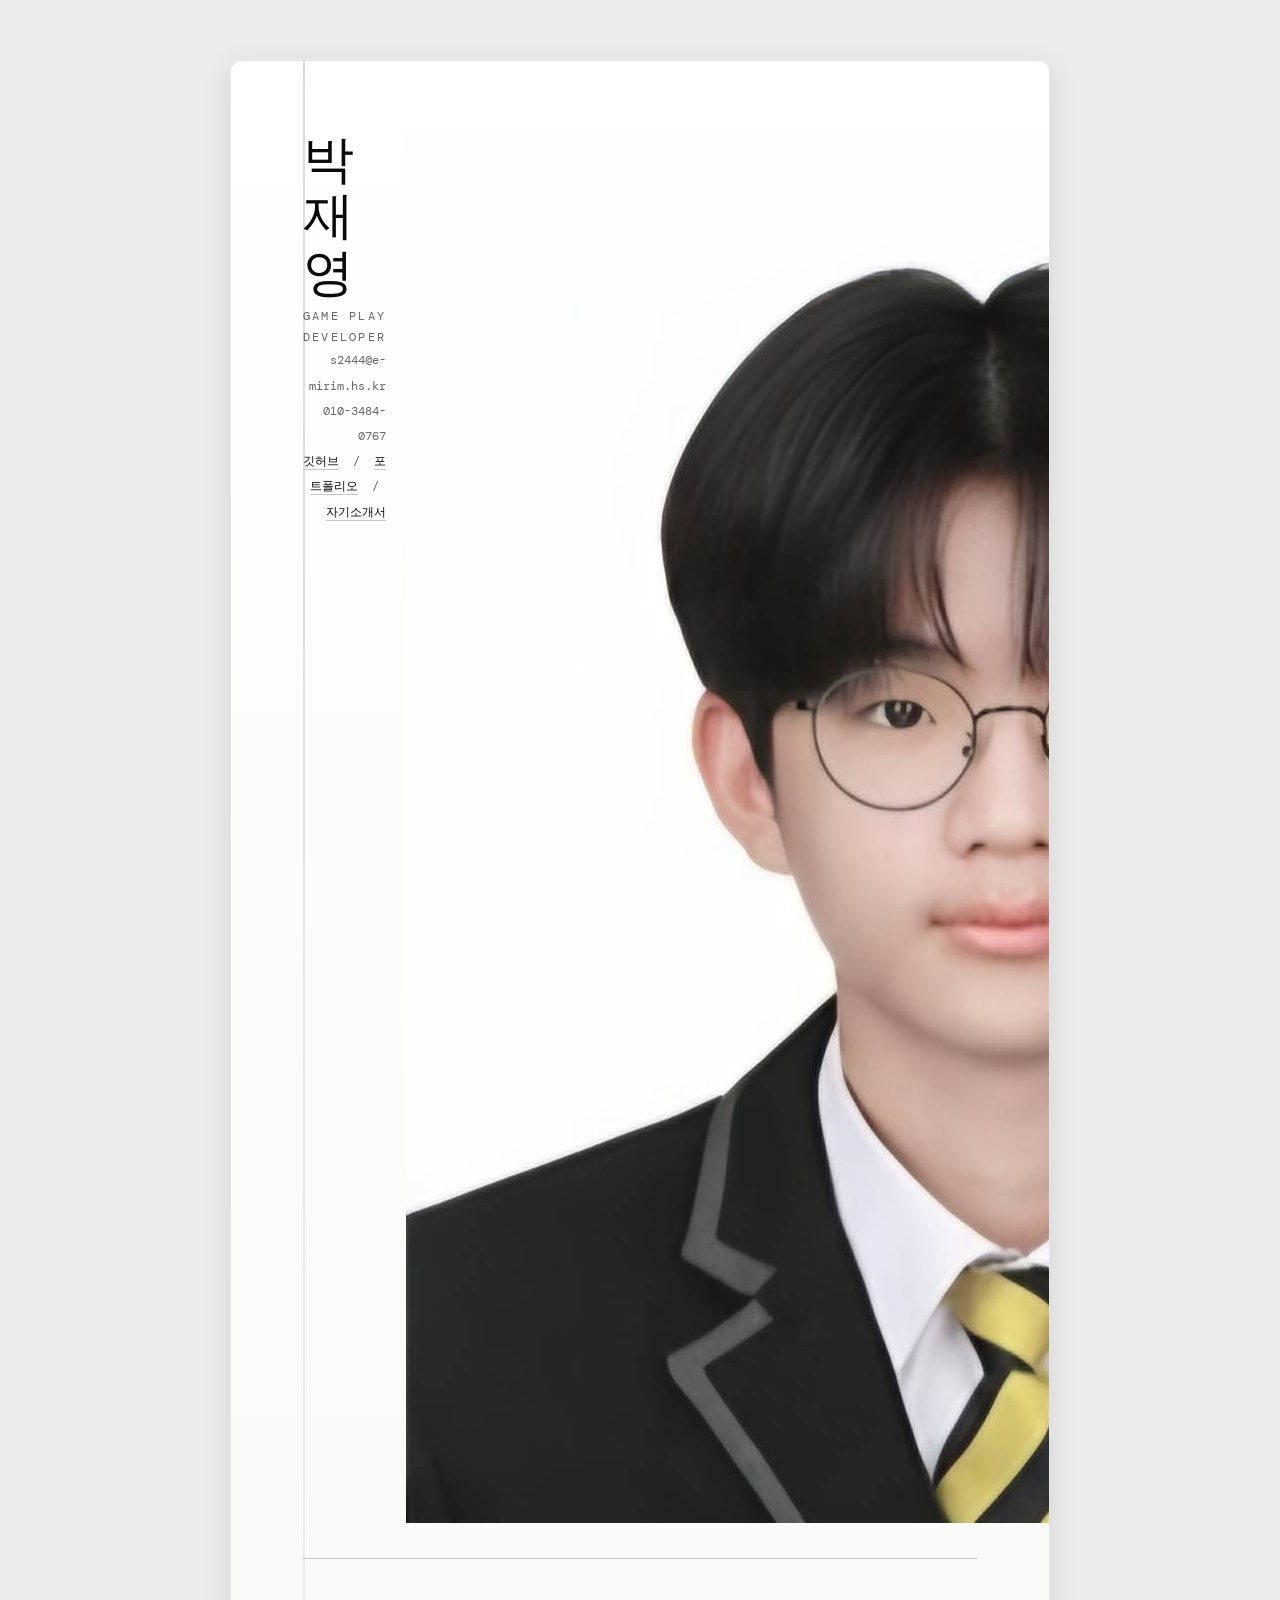
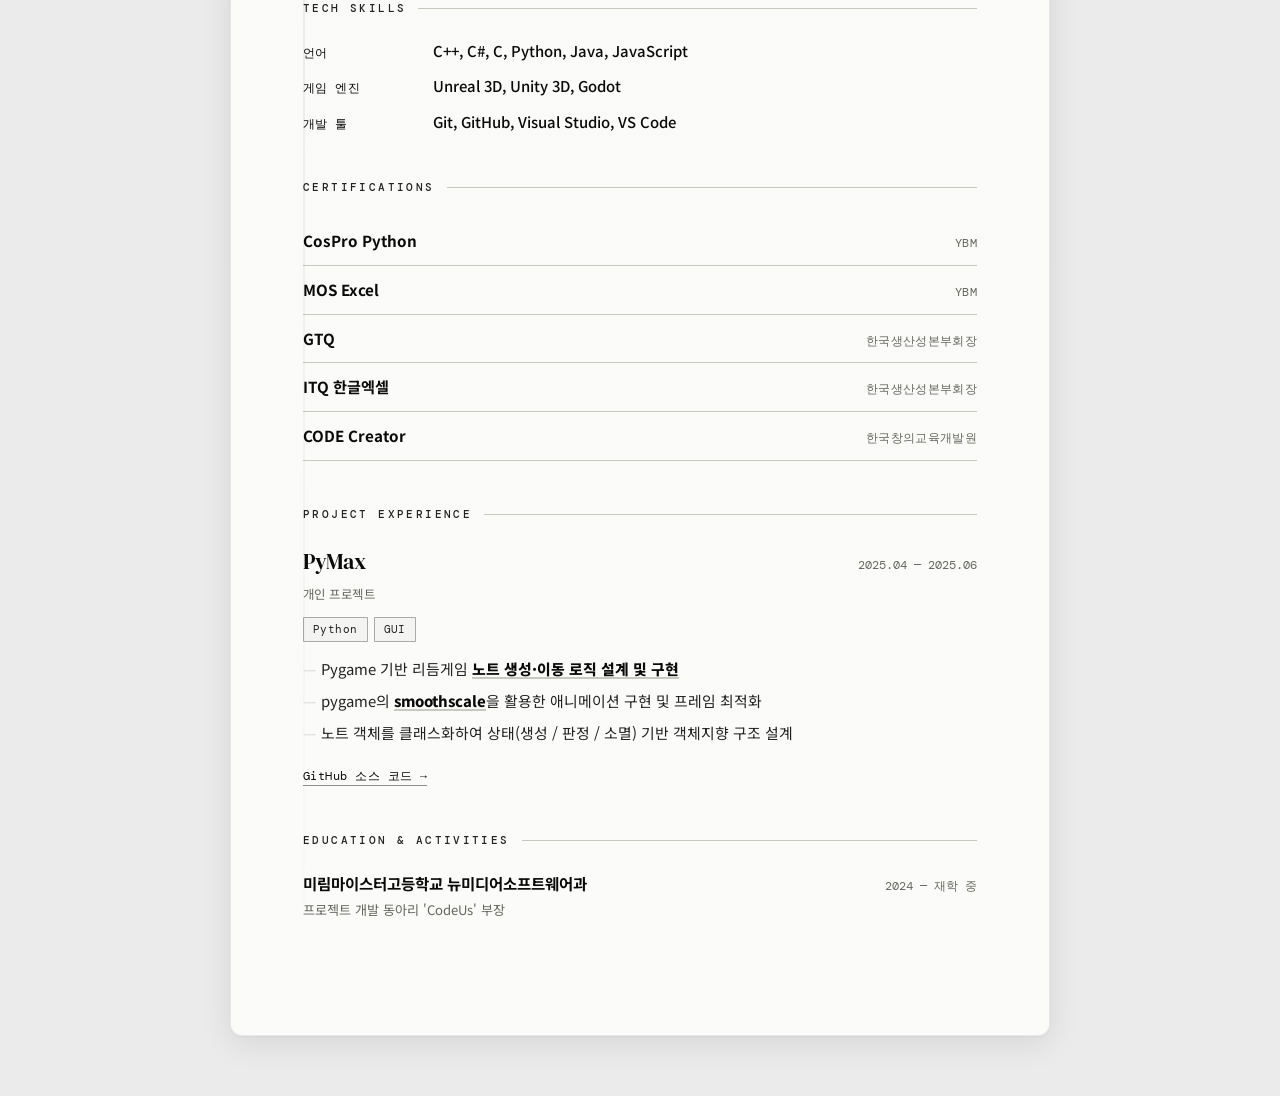
<file: index.html>
<!DOCTYPE html>
<html lang="ko">

<head>
    <meta charset="UTF-8">
    <meta name="viewport" content="width=device-width, initial-scale=1.0">
    <title>게임 플레이 개발자 지원서 - 박재영</title>
    <link rel="stylesheet" href="index.css">
</head>

<body>

    <div class="container">

        <header>
            <div class="header-left">
                <h1>박재영</h1>
                <div class="job-title">Game Play Developer</div>
                <div class="contact-info">
                    s2444@e-mirim.hs.kr<br>
                    010-3484-0767<br>
                    <a href="https://github.com/jay-p08" target="_blank">깃허브</a> &nbsp;/&nbsp;
                    <a href="Portfolio/portfolio.html" target="_blank">포트폴리오</a> &nbsp;/&nbsp;
                    <a href="Introduction/introduction.html" target="_blank">자기소개서</a>
                </div>
            </div>
            <div class="header-photo">
                <img src="photo.jpg" alt="증명사진">
            </div>
        </header>

        <!-- Tech Skills -->
        <section>
            <h2>Tech Skills</h2>
            <div class="skills-container">
                <div class="skill-row">
                    <div class="skill-title">언어</div>
                    <div class="skill-list">C++, C#, C, Python, Java, JavaScript</div>
                </div>
                <div class="skill-row">
                    <div class="skill-title">게임 엔진</div>
                    <div class="skill-list">Unreal 3D, Unity 3D, Godot</div>
                </div>
                <div class="skill-row">
                    <div class="skill-title">개발 툴</div>
                    <div class="skill-list">Git, GitHub, Visual Studio, VS Code</div>
                </div>
            </div>
        </section>

        <!-- Certifications -->
        <section>
            <h2>Certifications</h2>
            <div class="cert-item">
                <span class="cert-name">CosPro Python</span>
                <span class="cert-details">YBM</span>
            </div>
            <div class="cert-item">
                <span class="cert-name">MOS Excel</span>
                <span class="cert-details">YBM</span>
            </div>
            <div class="cert-item">
                <span class="cert-name">GTQ</span>
                <span class="cert-details">한국생산성본부회장</span>
            </div>
            <div class="cert-item">
                <span class="cert-name">ITQ 한글엑셀</span>
                <span class="cert-details">한국생산성본부회장</span>
            </div>
            <div class="cert-item">
                <span class="cert-name">CODE Creator</span>
                <span class="cert-details">한국창의교육개발원</span>
            </div>
        </section>

        <!-- Project Experience -->
        <section>
            <h2>Project Experience</h2>

            <div class="project">
                <div class="project-header">
                    <div class="project-title">PyMax</div>
                    <div class="project-date">2025.04 — 2025.06</div>
                </div>
                <div class="project-sub">개인 프로젝트</div>
                <div class="project-tags">
                    <span class="tag">Python</span>
                    <span class="tag">GUI</span>
                </div>
                <ul class="project-bullets">
                    <li>Pygame 기반 리듬게임 <span class="highlight">노트 생성·이동 로직 설계 및 구현</span></li>
                    <li>pygame의 <span class="highlight">smoothscale</span>을 활용한 애니메이션 구현 및 프레임 최적화</li>
                    <li>노트 객체를 클래스화하여 상태(생성 / 판정 / 소멸) 기반 객체지향 구조 설계</li>
                </ul>
                <div class="project-links">
                    <a href="https://github.com/jay-p08/PyMax" target="_blank">GitHub 소스 코드 →</a>
                </div>
            </div>
        </section>

        <!-- Education & Activities -->
        <section>
            <h2>Education &amp; Activities</h2>
            <div class="education-item">
                <div>
                    <div class="edu-title">미림마이스터고등학교 뉴미디어소프트웨어과</div>
                    <div class="edu-meta">프로젝트 개발 동아리 'CodeUs' 부장</div>
                </div>
                <div class="edu-date">2024 — 재학 중</div>
            </div>
        </section>

    </div>

</body>

</html>
</file>
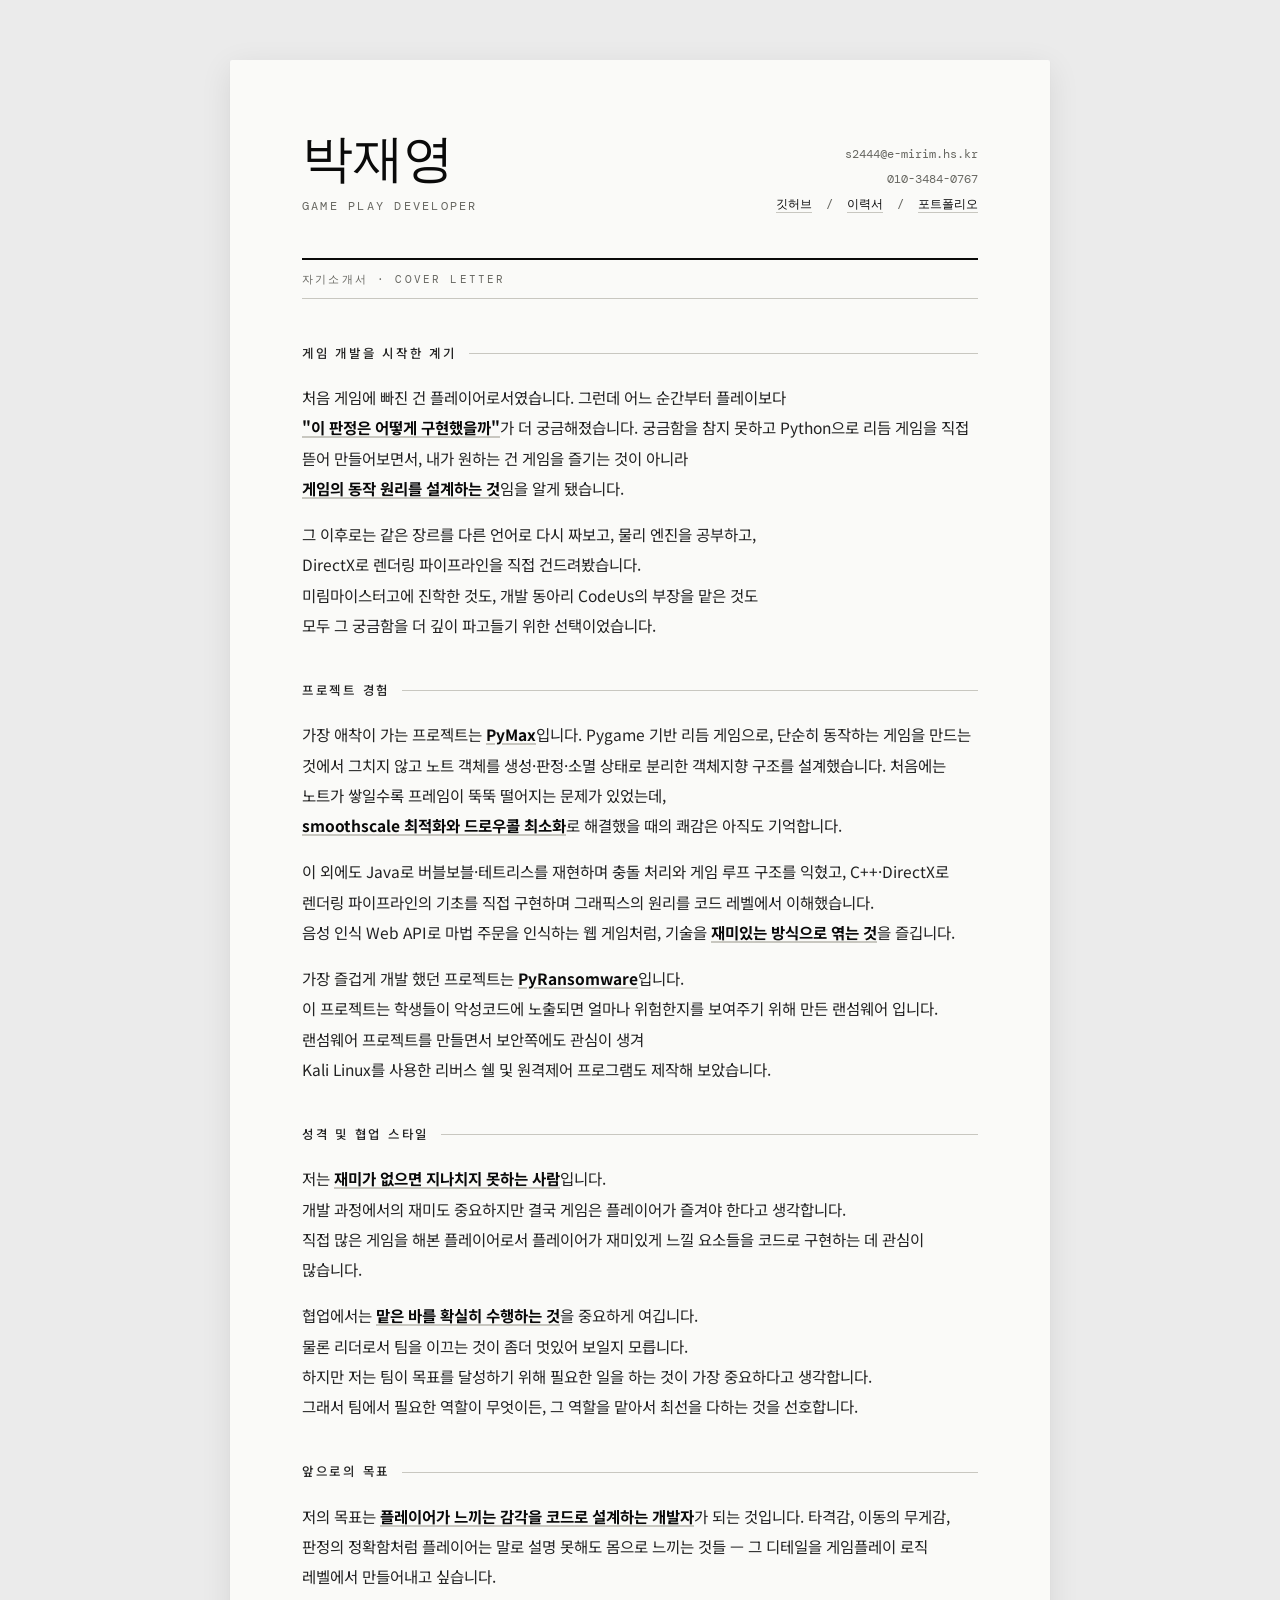
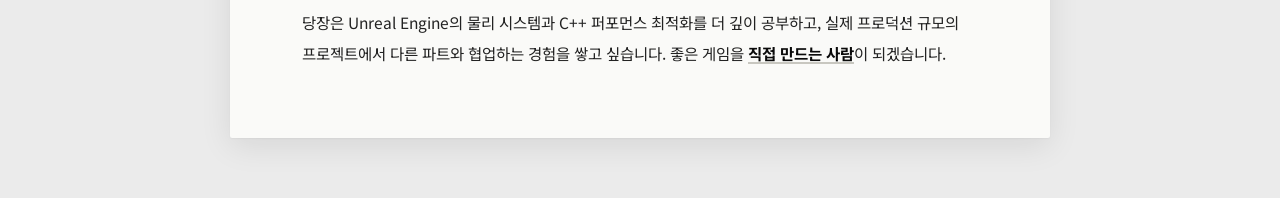
<file: Introduction/introduction.html>
<!DOCTYPE html>
<html lang="ko">

<head>
    <meta charset="UTF-8">
    <meta name="viewport" content="width=device-width, initial-scale=1.0">
    <title>자기소개서 - 박재영</title>
    <link rel="stylesheet" href="introduction.css">
</head>

<body>
    <div class="container">

        <header>
            <h1>박재영</h1>
            <div class="job-title">Game Play Developer</div>
            <div class="contact-info">
                s2444@e-mirim.hs.kr<br>
                010-3484-0767<br>
                <a href="https://github.com/jay-p08" target="_blank">깃허브</a> &nbsp;/&nbsp;
                <a href="../index.html" target="_blank">이력서</a> &nbsp;/&nbsp;
                <a href="../Portfolio/portfolio.html" target="_blank">포트폴리오</a>
            </div>
        </header>

        <div class="doc-label">자기소개서 · Cover Letter</div>

        <!-- 1. 게임 개발을 시작한 계기 -->
        <section>
            <h2>게임 개발을 시작한 계기</h2>
            <div class="letter-body">
                <p>
                    처음 게임에 빠진 건 플레이어로서였습니다. 그런데 어느 순간부터 플레이보다<br>
                    <span class="em">"이 판정은 어떻게 구현했을까"</span>가 더 궁금해졌습니다.
                    궁금함을 참지 못하고 Python으로 리듬 게임을 직접 뜯어 만들어보면서,
                    내가 원하는 건 게임을 즐기는 것이 아니라<br>
                    <span class="em">게임의 동작 원리를 설계하는 것</span>임을 알게 됐습니다.
                </p>
                <p>
                    그 이후로는 같은 장르를 다른 언어로 다시 짜보고, 물리 엔진을 공부하고,<br>
                    DirectX로 렌더링 파이프라인을 직접 건드려봤습니다.<br>
                    미림마이스터고에 진학한 것도, 개발 동아리 CodeUs의 부장을 맡은 것도<br>
                    모두 그 궁금함을 더 깊이 파고들기 위한 선택이었습니다.
                </p>
            </div>
        </section>

        <!-- 2. 프로젝트 경험 -->
        <section>
            <h2>프로젝트 경험</h2>
            <div class="letter-body">
                <p>
                    가장 애착이 가는 프로젝트는 <span class="em">PyMax</span>입니다.
                    Pygame 기반 리듬 게임으로, 단순히 동작하는 게임을 만드는 것에서 그치지 않고
                    노트 객체를 생성·판정·소멸 상태로 분리한 객체지향 구조를 설계했습니다.
                    처음에는 노트가 쌓일수록 프레임이 뚝뚝 떨어지는 문제가 있었는데, <br>
                    <span class="em">smoothscale 최적화와 드로우콜 최소화</span>로 해결했을 때의 쾌감은 아직도 기억합니다.
                </p>
                <p>
                    이 외에도 Java로 버블보블·테트리스를 재현하며 충돌 처리와 게임 루프 구조를 익혔고,
                    C++·DirectX로 렌더링 파이프라인의 기초를 직접 구현하며
                    그래픽스의 원리를 코드 레벨에서 이해했습니다.<br>
                    음성 인식 Web API로 마법 주문을 인식하는 웹 게임처럼,
                    기술을 <span class="em">재미있는 방식으로 엮는 것</span>을 즐깁니다.
                </p>
                <p>
                    가장 즐겁게 개발 했던 프로젝트는 <span class="em">PyRansomware</span>입니다.<br>
                    이 프로젝트는 학생들이 악성코드에 노출되면 얼마나 위험한지를 보여주기 위해 만든 랜섬웨어 입니다.<br>
                    랜섬웨어 프로젝트를 만들면서 보안쪽에도 관심이 생겨 <br>
                    Kali Linux를 사용한 리버스 쉘 및 원격제어 프로그램도 제작해 보았습니다.
                </p>
            </div>
        </section>

        <!-- 3. 성격·협업 스타일 -->
        <section>
            <h2>성격 및 협업 스타일</h2>
            <div class="letter-body">
                <p>
                    저는 <span class="em">재미가 없으면 지나치지 못하는 사람</span>입니다.<br>
                    개발 과정에서의 재미도 중요하지만 결국 게임은 플레이어가 즐겨야 한다고 생각합니다. <br>
                    직접 많은 게임을 해본 플레이어로서 플레이어가 재미있게 느낄 요소들을 코드로 구현하는 데 관심이 많습니다.<br>
                </p>
                <p>
                    협업에서는 <span class="em">맡은 바를 확실히 수행하는 것</span>을 중요하게 여깁니다. <br>
                    물론 리더로서 팀을 이끄는 것이 좀더 멋있어 보일지 모릅니다. <br>
                    하지만 저는 팀이 목표를 달성하기 위해 필요한 일을 하는 것이 가장 중요하다고 생각합니다.<br>
                    그래서 팀에서 필요한 역할이 무엇이든, 그 역할을 맡아서 최선을 다하는 것을 선호합니다. <br>
                </p>
            </div>
        </section>

        <!-- 4. 앞으로의 목표·비전 -->
        <section>
            <h2>앞으로의 목표</h2>
            <div class="letter-body">
                <p>
                    저의 목표는 <span class="em">플레이어가 느끼는 감각을 코드로 설계하는 개발자</span>가 되는 것입니다.
                    타격감, 이동의 무게감, 판정의 정확함처럼
                    플레이어는 말로 설명 못해도 몸으로 느끼는 것들 —
                    그 디테일을 게임플레이 로직 레벨에서 만들어내고 싶습니다.
                </p>
                <p>
                    당장은 Unreal Engine의 물리 시스템과 C++ 퍼포먼스 최적화를 더 깊이 공부하고,
                    실제 프로덕션 규모의 프로젝트에서 다른 파트와 협업하는 경험을 쌓고 싶습니다.
                    좋은 게임을 <span class="em">직접 만드는 사람</span>이 되겠습니다.
                </p>
            </div>
        </section>

    </div>
</body>

</html>
</file>
<file: index.css>
@import url('https://fonts.googleapis.com/css2?family=DM+Serif+Display&family=DM+Mono:wght@300;400;500&family=Noto+Sans+KR:wght@300;400;500;700&display=swap');

:root {
    --bg: #ebebeb;
    --paper: #fafaf8;
    --ink: #0a0a0a;
    --ink-mid: #222222;
    --ink-light: #666660;
    --rule: #c8c7c0;
    --accent: #0a0a0a;
    --rule-soft: rgba(10, 10, 10, 0.08);
}

* {
    box-sizing: border-box;
    margin: 0;
    padding: 0;
}

body {
    background-color: var(--bg);
    color: var(--ink);
    font-family: 'Noto Sans KR', sans-serif;
    font-weight: 400;
    line-height: 1.7;
    padding: 60px 20px;
}

.container {
    max-width: 820px;
    margin: 0 auto;
    background: linear-gradient(180deg, #ffffff 0%, var(--paper) 55%, #fbfbf9 100%);
    padding: 70px 72px;
    border-radius: 12px;
    box-shadow:
        0 1px 2px rgba(0,0,0,0.04),
        0 8px 32px rgba(0,0,0,0.09);
    position: relative;
    overflow: hidden;
    border: 1px solid var(--rule-soft);
}

.container::before {
    content: '';
    position: absolute;
    top: 0;
    bottom: 0;
    left: 72px;
    width: 2px;
    background: linear-gradient(to bottom, rgba(0, 0, 0, 0.14), rgba(0, 0, 0, 0));
    pointer-events: none;
}



/* ── HEADER ── */
header {
    margin-bottom: 40px;
    display: grid;
    grid-template-columns: 1fr auto;
    gap: 4px 20px;
    align-items: start;
    padding-bottom: 28px;
    border-bottom: 1px solid var(--rule);
}

h1 {
    font-family: 'DM Serif Display', serif;
    font-size: 3.2rem;
    font-weight: 400;
    letter-spacing: -0.5px;
    line-height: 1.1;
    color: var(--ink);
    grid-column: 1;
    grid-row: 1;
}

.job-title {
    font-family: 'DM Mono', monospace;
    font-size: 0.78rem;
    font-weight: 400;
    letter-spacing: 0.18em;
    text-transform: uppercase;
    color: var(--ink-light);
    grid-column: 1;
    grid-row: 2;
    margin-top: 6px;
}

.contact-info {
    grid-column: 2;
    grid-row: 1 / 3;
    text-align: right;
    font-family: 'DM Mono', monospace;
    font-size: 0.75rem;
    color: var(--ink-light);
    line-height: 2.1;
    align-self: end;
}

.contact-info a {
    color: var(--ink);
    text-decoration: none;
    border-bottom: 1px solid var(--rule);
    transition: border-color 0.2s;
}

.contact-info a:hover {
    border-color: var(--ink);
}

/* ── SECTIONS ── */
section {
    margin-bottom: 44px;
}

h2 {
    font-family: 'DM Mono', monospace;
    font-size: 0.68rem;
    font-weight: 500;
    letter-spacing: 0.22em;
    text-transform: uppercase;
    color: var(--ink-mid);
    margin-bottom: 20px;
    display: flex;
    align-items: center;
    gap: 12px;
}

h2::after {
    content: '';
    flex: 1;
    height: 1px;
    background: var(--rule);
}

/* ── SKILLS ── */
.skills-container {
    display: flex;
    flex-direction: column;
    gap: 10px;
}

.skill-row {
    display: flex;
    align-items: baseline;
    gap: 0;
}

.skill-title {
    font-family: 'DM Mono', monospace;
    font-size: 0.72rem;
    font-weight: 500;
    color: var(--ink);
    width: 130px;
    flex-shrink: 0;
    letter-spacing: 0.04em;
}

.skill-list {
    font-size: 0.93rem;
    color: var(--ink);
    font-weight: 500;
}

/* ── CERTIFICATIONS ── */
.cert-item {
    display: flex;
    justify-content: space-between;
    align-items: baseline;
    padding: 11px 0;
    border-bottom: 1px solid var(--rule);
}

.cert-item:first-child {
    border-top: 1px solid var(--rule);
}

.cert-name {
    font-size: 0.95rem;
    font-weight: 700;
    color: var(--ink);
}

.cert-details {
    font-family: 'DM Mono', monospace;
    font-size: 0.72rem;
    color: var(--ink-light);
    letter-spacing: 0.03em;
}

/* ── PROJECTS ── */
.project {
    margin-bottom: 32px;
    padding-bottom: 32px;
    border-bottom: 1px solid var(--rule);
}

.project:last-child {
    border-bottom: none;
    margin-bottom: 0;
    padding-bottom: 0;
}

.project-header {
    display: flex;
    justify-content: space-between;
    align-items: baseline;
    margin-bottom: 4px;
}

.project-title {
    font-family: 'DM Serif Display', serif;
    font-size: 1.35rem;
    font-weight: 400;
    color: var(--ink);
}

.project-date {
    font-family: 'DM Mono', monospace;
    font-size: 0.72rem;
    color: var(--ink-light);
}

.project-sub {
    font-size: 0.78rem;
    color: var(--ink-light);
    margin-bottom: 12px;
    letter-spacing: 0.04em;
}

.project-tags {
    margin-bottom: 14px;
    display: flex;
    flex-wrap: wrap;
    gap: 6px;
}

.tag {
    font-family: 'DM Mono', monospace;
    font-size: 0.68rem;
    font-weight: 400;
    letter-spacing: 0.04em;
    color: var(--ink-mid);
    border: 1px solid rgba(34, 34, 34, 0.35);
    background: rgba(34, 34, 34, 0.03);
    padding: 2px 9px;
    border-radius: 1px;
}

.project-bullets {
    padding-left: 0;
    list-style: none;
}

.project-bullets li {
    font-size: 0.93rem;
    font-weight: 400;
    line-height: 1.75;
    padding-left: 18px;
    position: relative;
    margin-bottom: 6px;
    color: var(--ink-mid);
}

.project-bullets li::before {
    content: '—';
    position: absolute;
    left: 0;
    color: var(--rule);
    font-weight: 300;
}

.highlight {
    font-weight: 800;
    color: var(--ink);
    text-decoration: underline;
    text-decoration-thickness: 1.5px;
    text-underline-offset: 2px;
    text-decoration-color: var(--rule);
}

.project-links {
    margin-top: 14px;
}

.project-links a {
    font-family: 'DM Mono', monospace;
    font-size: 0.72rem;
    color: var(--ink);
    text-decoration: none;
    border-bottom: 1px solid rgba(10, 10, 10, 0.45);
    padding-bottom: 1px;
    margin-right: 18px;
    letter-spacing: 0.04em;
    transition: opacity 0.2s;
}

.project-links a:hover {
    opacity: 0.5;
}

/* ── EDUCATION ── */
.education-item {
    display: flex;
    justify-content: space-between;
    align-items: baseline;
    gap: 16px;
}

.edu-title {
    font-size: 0.97rem;
    font-weight: 700;
    color: var(--ink);
}

.edu-meta {
    font-size: 0.82rem;
    color: var(--ink-light);
    margin-top: 3px;
}

.edu-date {
    font-family: 'DM Mono', monospace;
    font-size: 0.72rem;
    color: var(--ink-light);
    white-space: nowrap;
}

/* ── RESPONSIVE ── */
@media (max-width: 600px) {
    .container {
        padding: 40px 28px;
    }

    .container::before {
        left: 28px;
    }

    header {
        grid-template-columns: 1fr;
    }

    h1 {
        font-size: 2.4rem;
    }

    .contact-info {
        grid-column: 1;
        grid-row: auto;
        text-align: left;
        margin-top: 14px;
    }

    .project-header,
    .cert-item,
    .education-item {
        flex-direction: column;
        align-items: flex-start;
        gap: 4px;
    }

    .skill-row {
        flex-direction: column;
        gap: 2px;
    }

    .skill-title {
        width: auto;
    }
}
</file>
<file: Introduction/introduction.css>
@import url('https://fonts.googleapis.com/css2?family=DM+Serif+Display&family=DM+Mono:wght@300;400;500&family=Noto+Sans+KR:wght@300;400;500;700&display=swap');

:root {
    --bg:        #ebebeb;
    --paper:     #fafaf8;
    --ink:       #0a0a0a;
    --ink-mid:   #222222;
    --ink-light: #666660;
    --rule:      #c8c7c0;
}

*, *::before, *::after {
    box-sizing: border-box;
    margin: 0;
    padding: 0;
}

body {
    background-color: var(--bg);
    color: var(--ink);
    font-family: 'Noto Sans KR', sans-serif;
    font-weight: 400;
    line-height: 1.7;
    padding: 60px 20px;
}

.container {
    max-width: 820px;
    margin: 0 auto;
    background-color: var(--paper);
    padding: 70px 72px;
    border-radius: 2px;
    box-shadow:
        0 1px 2px rgba(0,0,0,0.04),
        0 8px 32px rgba(0,0,0,0.09);
}

/* ── HEADER (이력서와 동일) ── */
header {
    margin-bottom: 40px;
    display: grid;
    grid-template-columns: 1fr auto;
    gap: 4px 20px;
    align-items: start;
}

h1 {
    font-family: 'DM Serif Display', serif;
    font-size: 3.2rem;
    font-weight: 400;
    letter-spacing: -0.5px;
    line-height: 1.1;
    color: var(--ink);
    grid-column: 1;
    grid-row: 1;
}

.job-title {
    font-family: 'DM Mono', monospace;
    font-size: 0.78rem;
    font-weight: 400;
    letter-spacing: 0.18em;
    text-transform: uppercase;
    color: var(--ink-light);
    grid-column: 1;
    grid-row: 2;
    margin-top: 6px;
}

.contact-info {
    grid-column: 2;
    grid-row: 1 / 3;
    text-align: right;
    font-family: 'DM Mono', monospace;
    font-size: 0.75rem;
    color: var(--ink-light);
    line-height: 2.1;
    align-self: end;
}

.contact-info a {
    color: var(--ink);
    text-decoration: none;
    border-bottom: 1px solid var(--rule);
    transition: border-color 0.2s;
}

.contact-info a:hover {
    border-color: var(--ink);
}

/* ── 문서 라벨 ── */
.doc-label {
    font-family: 'DM Mono', monospace;
    font-size: 0.68rem;
    letter-spacing: 0.2em;
    text-transform: uppercase;
    color: var(--ink-light);
    border-top: 2px solid var(--ink);
    border-bottom: 1px solid var(--rule);
    padding: 10px 0;
    margin-bottom: 44px;
    display: flex;
    justify-content: space-between;
    align-items: center;
}

.doc-label::after {
    content: attr(data-date);
    font-size: 0.65rem;
    color: var(--rule);
}

/* ── SECTIONS ── */
section {
    margin-bottom: 40px;
}

section:last-child {
    margin-bottom: 0;
}

h2 {
    /* font-family: 'DM Mono', monospace; */
    font-size: 0.78rem;
    font-weight: 500;
    letter-spacing: 0.22em;
    text-transform: uppercase;
    color: var(--ink-mid);
    margin-bottom: 18px;
    display: flex;
    align-items: center;
    gap: 12px;
}

h2::after {
    content: '';
    flex: 1;
    height: 1px;
    background: var(--rule);
}

/* ── 본문 ── */
.letter-body {
    display: flex;
    flex-direction: column;
    gap: 16px;
}

.letter-body p {
    font-size: 0.97rem;
    font-weight: 400;
    color: var(--ink-mid);
    line-height: 1.95;
    word-break: keep-all;
}

/* 강조 텍스트 */
.em {
    font-weight: 700;
    color: var(--ink);
    text-decoration: underline;
    text-decoration-thickness: 1.5px;
    text-underline-offset: 2px;
    text-decoration-color: var(--rule);
}

/* ── RESPONSIVE ── */
@media (max-width: 600px) {
    .container {
        padding: 40px 28px;
    }

    header {
        grid-template-columns: 1fr;
    }

    h1 {
        font-size: 2.4rem;
    }

    .contact-info {
        grid-column: 1;
        grid-row: auto;
        text-align: left;
        margin-top: 14px;
    }

    .letter-body p {
        font-size: 0.93rem;
    }
}
</file>
